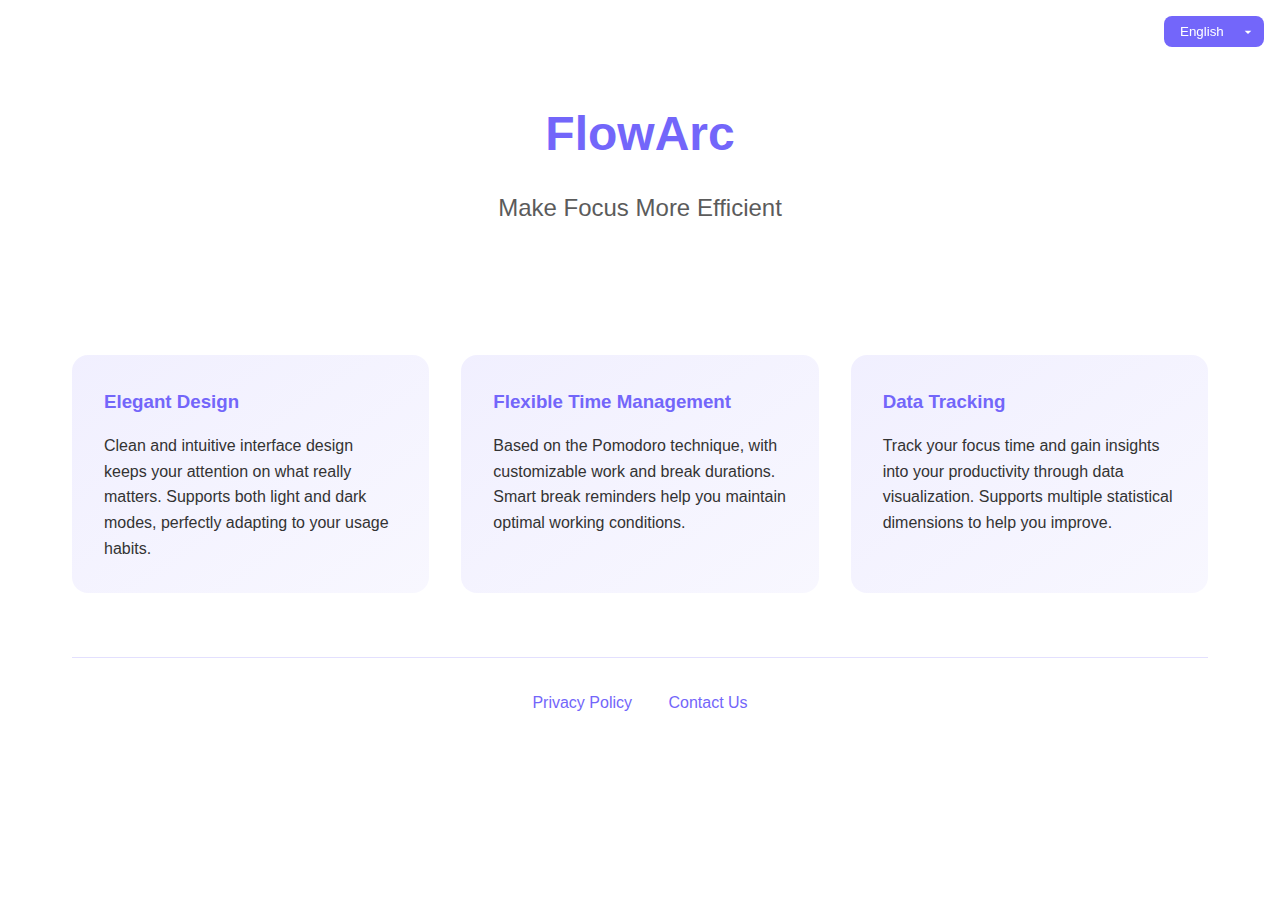
<file: index.html>
<!DOCTYPE html>
<html lang="zh">
<head>
    <meta charset="UTF-8">
    <meta name="viewport" content="width=device-width, initial-scale=1.0">
    <title data-i18n="appName">FlowArc - 让专注更有效率</title>
    <link rel="stylesheet" href="styles.css">
    <script src="i18n.js"></script>
    <style>
        :root {
            --accent-color: #7366FA;
            --text-color: #333;
            --bg-color: #fff;
        }
        
        @media (prefers-color-scheme: dark) {
            :root {
                --accent-color: #8C80FF;
                --text-color: #fff;
                --bg-color: #111;
            }
        }
        
        * {
            margin: 0;
            padding: 0;
            box-sizing: border-box;
        }
        
        body {
            font-family: -apple-system, BlinkMacSystemFont, "Segoe UI", Roboto, Helvetica, Arial, sans-serif;
            line-height: 1.6;
            color: var(--text-color);
            background-color: var(--bg-color);
        }
        
        .container {
            max-width: 1200px;
            margin: 0 auto;
            padding: 2rem;
        }
        
        header {
            text-align: center;
            padding: 4rem 0;
        }
        
        h1 {
            font-size: 3rem;
            margin-bottom: 1rem;
            color: var(--accent-color);
        }
        
        .subtitle {
            font-size: 1.5rem;
            color: var(--text-color);
            opacity: 0.8;
        }
        
        .features {
            display: grid;
            grid-template-columns: repeat(auto-fit, minmax(300px, 1fr));
            gap: 2rem;
            margin: 4rem 0;
        }
        
        .feature {
            padding: 2rem;
            border-radius: 1rem;
            background: linear-gradient(145deg, rgba(115, 102, 250, 0.1), rgba(115, 102, 250, 0.05));
        }
        
        .feature h3 {
            color: var(--accent-color);
            margin-bottom: 1rem;
        }
        
        footer {
            text-align: center;
            padding: 2rem;
            margin-top: 4rem;
            border-top: 1px solid rgba(115, 102, 250, 0.2);
        }
        
        .footer-links a {
            color: var(--accent-color);
            text-decoration: none;
            margin: 0 1rem;
        }
        
        .footer-links a:hover {
            text-decoration: underline;
        }
    </style>
</head>
<body>
    <div class="container">
        <header>
            <h1 data-i18n="appName">FlowArc</h1>
            <p class="subtitle" data-i18n="slogan">让专注更有效率</p>
        </header>

        <div class="features">
            <div class="feature">
                <h3 data-i18n="features.design.title">优雅的设计</h3>
                <p data-i18n="features.design.description">简洁直观的界面设计，让你的注意力集中在真正重要的事情上。支持浅色和深色模式，完美适配你的使用习惯。</p>
            </div>
            <div class="feature">
                <h3 data-i18n="features.timeManagement.title">灵活的时间管理</h3>
                <p data-i18n="features.timeManagement.description">基于番茄工作法，可自定义工作和休息时长。智能的休息提醒，帮助你保持最佳的工作状态。</p>
            </div>
            <div class="feature">
                <h3 data-i18n="features.dataTracking.title">数据追踪</h3>
                <p data-i18n="features.dataTracking.description">记录你的专注时间，通过数据可视化直观地了解你的工作效率。支持多种统计维度，助你不断进步。</p>
            </div>
        </div>

        <footer>
            <div class="footer-links">
                <a href="privacy.html" data-i18n="footer.privacy">隐私政策</a>
                <a href="mailto:support@badships.com" data-i18n="footer.contact">联系我们</a>
            </div>
        </footer>
    </div>
</body>
</html>
</file>
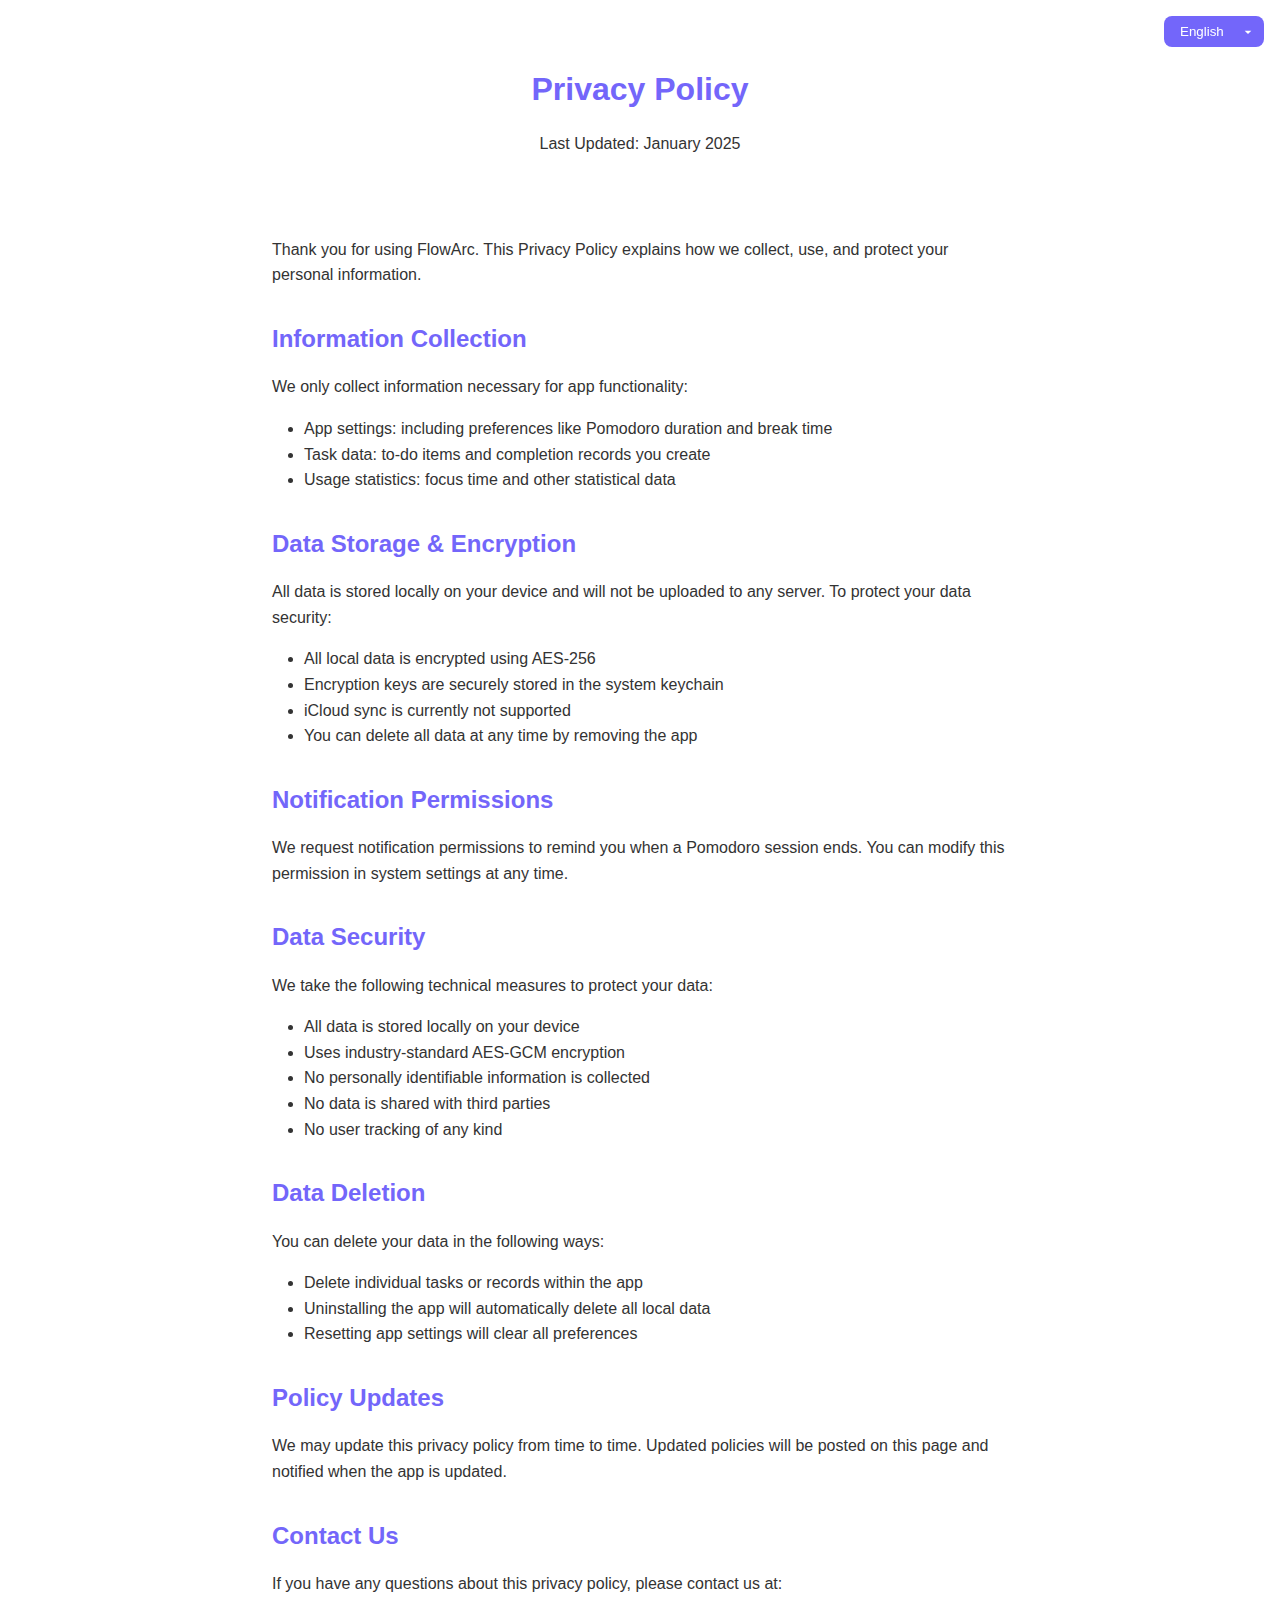
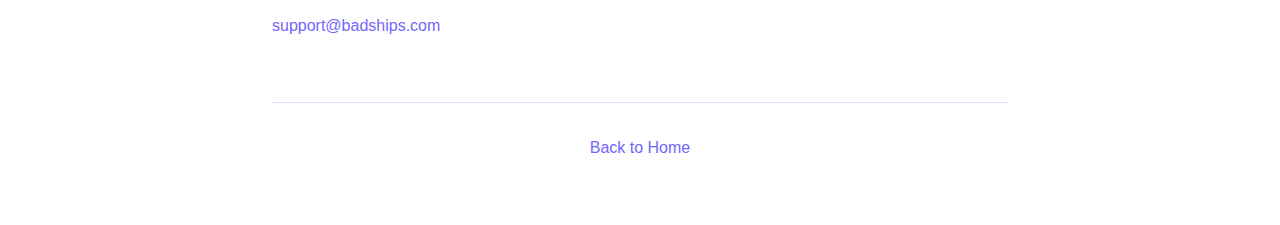
<file: privacy.html>
<!DOCTYPE html>
<html lang="zh">
<head>
    <meta charset="UTF-8">
    <meta name="viewport" content="width=device-width, initial-scale=1.0">
    <title data-i18n="privacy.title">隐私政策 - FlowArc</title>
    <link rel="stylesheet" href="styles.css">
    <script src="i18n.js"></script>
    <style>
        :root {
            --accent-color: #7366FA;
            --text-color: #333;
            --bg-color: #fff;
        }
        
        @media (prefers-color-scheme: dark) {
            :root {
                --accent-color: #8C80FF;
                --text-color: #fff;
                --bg-color: #111;
            }
        }
        
        * {
            margin: 0;
            padding: 0;
            box-sizing: border-box;
        }
        
        body {
            font-family: -apple-system, BlinkMacSystemFont, "Segoe UI", Roboto, Helvetica, Arial, sans-serif;
            line-height: 1.6;
            color: var(--text-color);
            background-color: var(--bg-color);
        }
        
        .container {
            max-width: 800px;
            margin: 0 auto;
            padding: 2rem;
        }
        
        header {
            text-align: center;
            padding: 2rem 0;
            margin-bottom: 2rem;
        }
        
        h1 {
            font-size: 2rem;
            margin-bottom: 1rem;
            color: var(--accent-color);
        }
        
        h2 {
            color: var(--accent-color);
            margin: 2rem 0 1rem;
        }
        
        p {
            margin-bottom: 1rem;
        }
        
        ul {
            margin-bottom: 1rem;
            padding-left: 2rem;
        }
        
        footer {
            text-align: center;
            padding: 2rem;
            margin-top: 4rem;
            border-top: 1px solid rgba(115, 102, 250, 0.2);
        }
        
        .back-link {
            color: var(--accent-color);
            text-decoration: none;
        }
        
        .back-link:hover {
            text-decoration: underline;
        }
    </style>
</head>
<body>
    <div class="container">
        <header>
            <h1 data-i18n="privacy.title">隐私政策</h1>
            <p data-i18n="privacy.lastUpdated">最后更新日期：2025年1月</p>
        </header>

        <main>
            <p data-i18n="privacy.intro">感谢您使用 FlowArc。本隐私政策旨在说明我们如何收集、使用和保护您的个人信息。</p>

            <h2 data-i18n="privacy.infoCollection.title">信息收集</h2>
            <p data-i18n="privacy.infoCollection.description">我们只收集应用功能所必需的信息：</p>
            <ul>
                <li data-i18n="privacy.infoCollection.items[0]">应用设置：包括番茄钟时长、休息时间等偏好设置</li>
                <li data-i18n="privacy.infoCollection.items[1]">任务数据：您创建的待办事项和完成记录</li>
                <li data-i18n="privacy.infoCollection.items[2]">使用统计：专注时间等统计数据</li>
            </ul>

            <h2 data-i18n="privacy.dataStorage.title">数据存储与加密</h2>
            <p data-i18n="privacy.dataStorage.description">所有数据均存储在您的设备本地，我们不会将其上传至任何服务器。为了保护您的数据安全：</p>
            <ul>
                <li data-i18n="privacy.dataStorage.items[0]">所有本地数据使用 AES-256 加密存储</li>
                <li data-i18n="privacy.dataStorage.items[1]">加密密钥安全存储在系统钥匙串中</li>
                <li data-i18n="privacy.dataStorage.items[2]">目前暂不支持 iCloud 同步功能</li>
                <li data-i18n="privacy.dataStorage.items[3]">您可以随时通过删除应用来清除所有数据</li>
            </ul>

            <h2 data-i18n="privacy.notification.title">通知权限</h2>
            <p data-i18n="privacy.notification.description">我们会请求通知权限以便在番茄钟结束时提醒您。您可以随时在系统设置中修改此权限。</p>

            <h2 data-i18n="privacy.dataSecurity.title">数据安全</h2>
            <p data-i18n="privacy.dataSecurity.description">我们采取以下技术措施保护您的数据安全：</p>
            <ul>
                <li data-i18n="privacy.dataSecurity.items[0]">所有数据仅存储在本地设备</li>
                <li data-i18n="privacy.dataSecurity.items[1]">采用业界标准的 AES-GCM 加密算法</li>
                <li data-i18n="privacy.dataSecurity.items[2]">不收集任何用户识别信息</li>
                <li data-i18n="privacy.dataSecurity.items[3]">不与第三方共享任何数据</li>
                <li data-i18n="privacy.dataSecurity.items[4]">不进行任何形式的用户跟踪</li>
            </ul>

            <h2 data-i18n="privacy.dataDeletion.title">数据删除</h2>
            <p data-i18n="privacy.dataDeletion.description">您可以通过以下方式删除您的数据：</p>
            <ul>
                <li data-i18n="privacy.dataDeletion.items[0]">在应用内删除单个任务或记录</li>
                <li data-i18n="privacy.dataDeletion.items[1]">删除应用将自动清除所有本地数据</li>
                <li data-i18n="privacy.dataDeletion.items[2]">重置应用设置可清除所有偏好设置</li>
            </ul>

            <h2 data-i18n="privacy.policyUpdate.title">隐私政策更新</h2>
            <p data-i18n="privacy.policyUpdate.description">我们可能会不时更新本隐私政策。更新后的政策将在本页面上发布，并在应用更新时通知您。</p>

            <h2 data-i18n="privacy.contact.title">联系我们</h2>
            <p data-i18n="privacy.contact.description">如果您对本隐私政策有任何疑问，请通过以下方式联系我们：</p>
            <p><a href="mailto:support@badships.com" class="back-link" data-i18n="privacy.contact.email">support@badships.com</a></p>
        </main>

        <footer>
            <a href="index.html" class="back-link" data-i18n="footer.backToHome">返回首页</a>
        </footer>
    </div>
</body>
</html>
</file>
<file: styles.css>
.language-switcher {
  position: fixed;
  top: 1rem;
  right: 1rem;
  z-index: 1000;
}

.language-switcher select {
  background: var(--accent-color);
  color: white;
  border: none;
  padding: 0.5rem 1rem;
  border-radius: 0.5rem;
  cursor: pointer;
  appearance: none;
  -webkit-appearance: none;
  -moz-appearance: none;
  padding-right: 2rem;
  background-image: url("data:image/svg+xml;charset=UTF-8,%3csvg xmlns='http://www.w3.org/2000/svg' viewBox='0 0 24 24' fill='white'%3e%3cpath d='M7 10l5 5 5-5z'/%3e%3c/svg%3e");
  background-repeat: no-repeat;
  background-position: right 0.5rem center;
  background-size: 1rem;
}

.language-switcher select:hover {
  opacity: 0.9;
}
</file>
